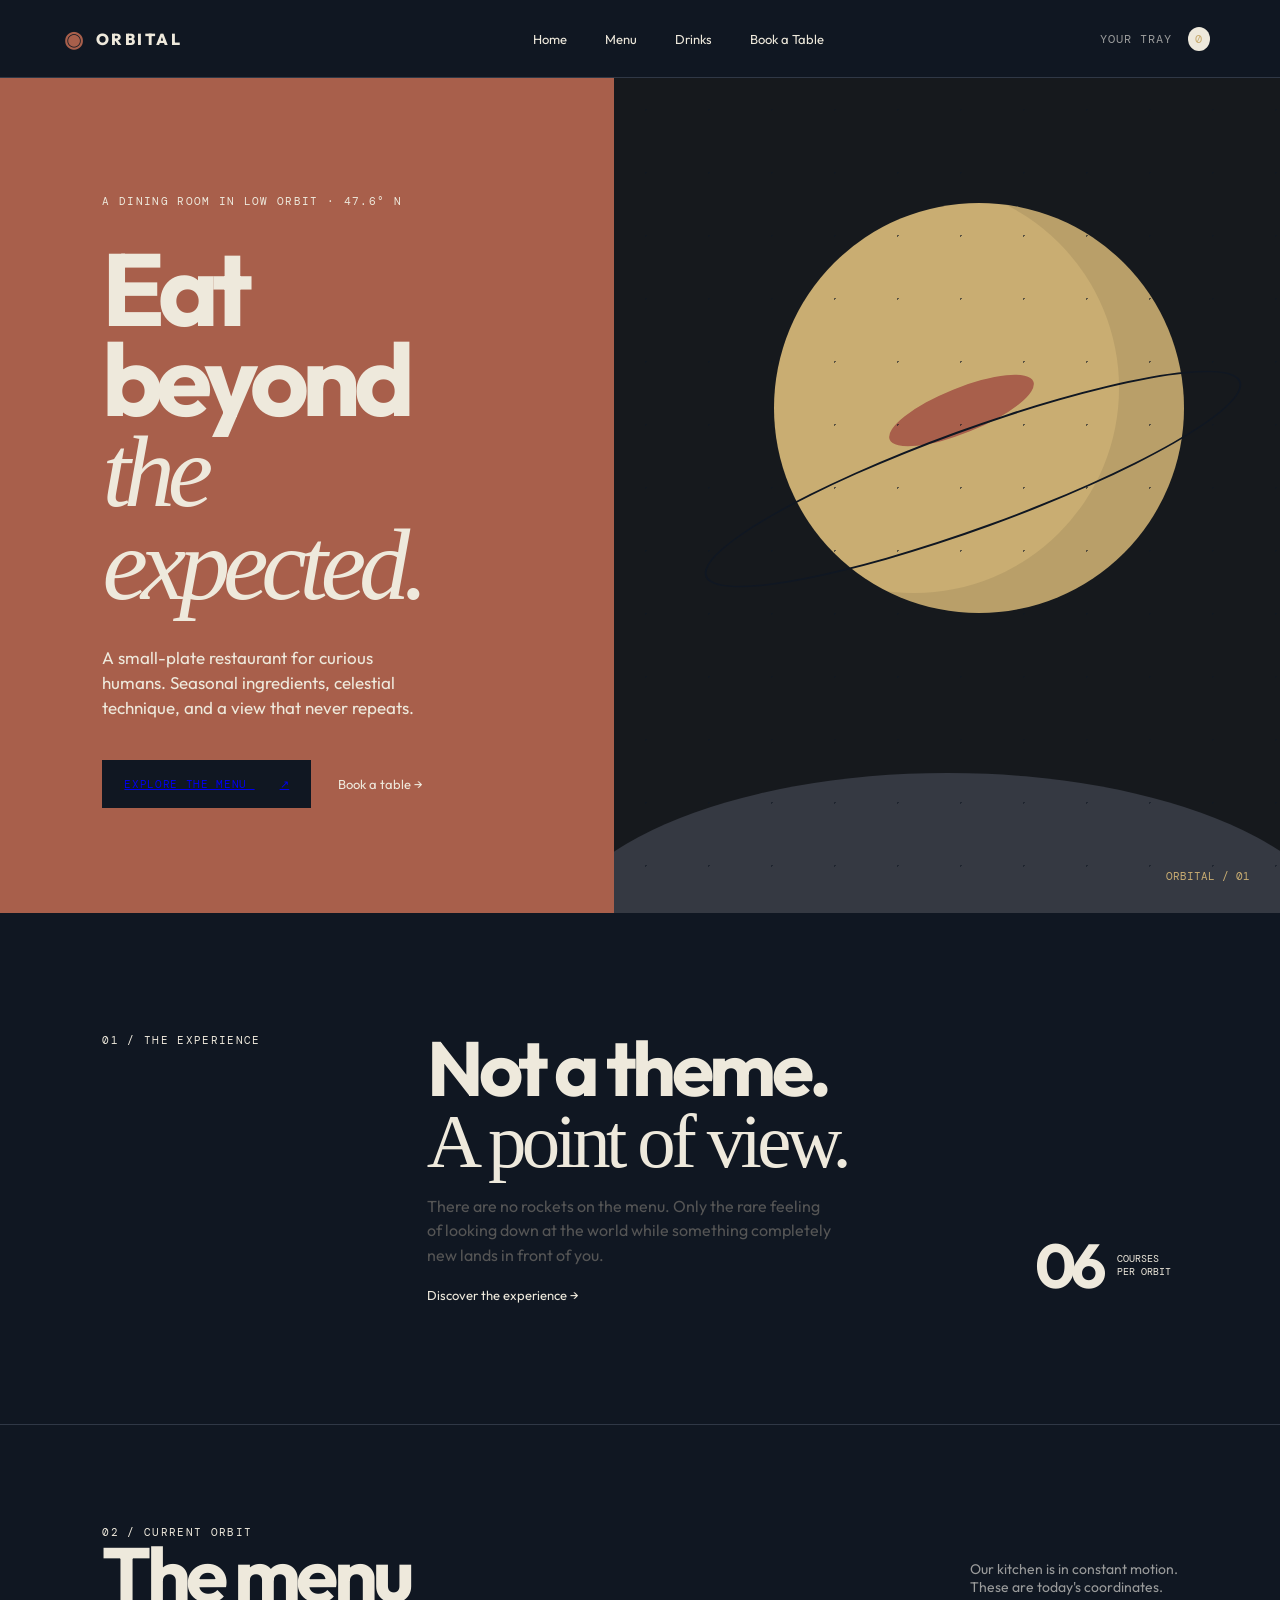
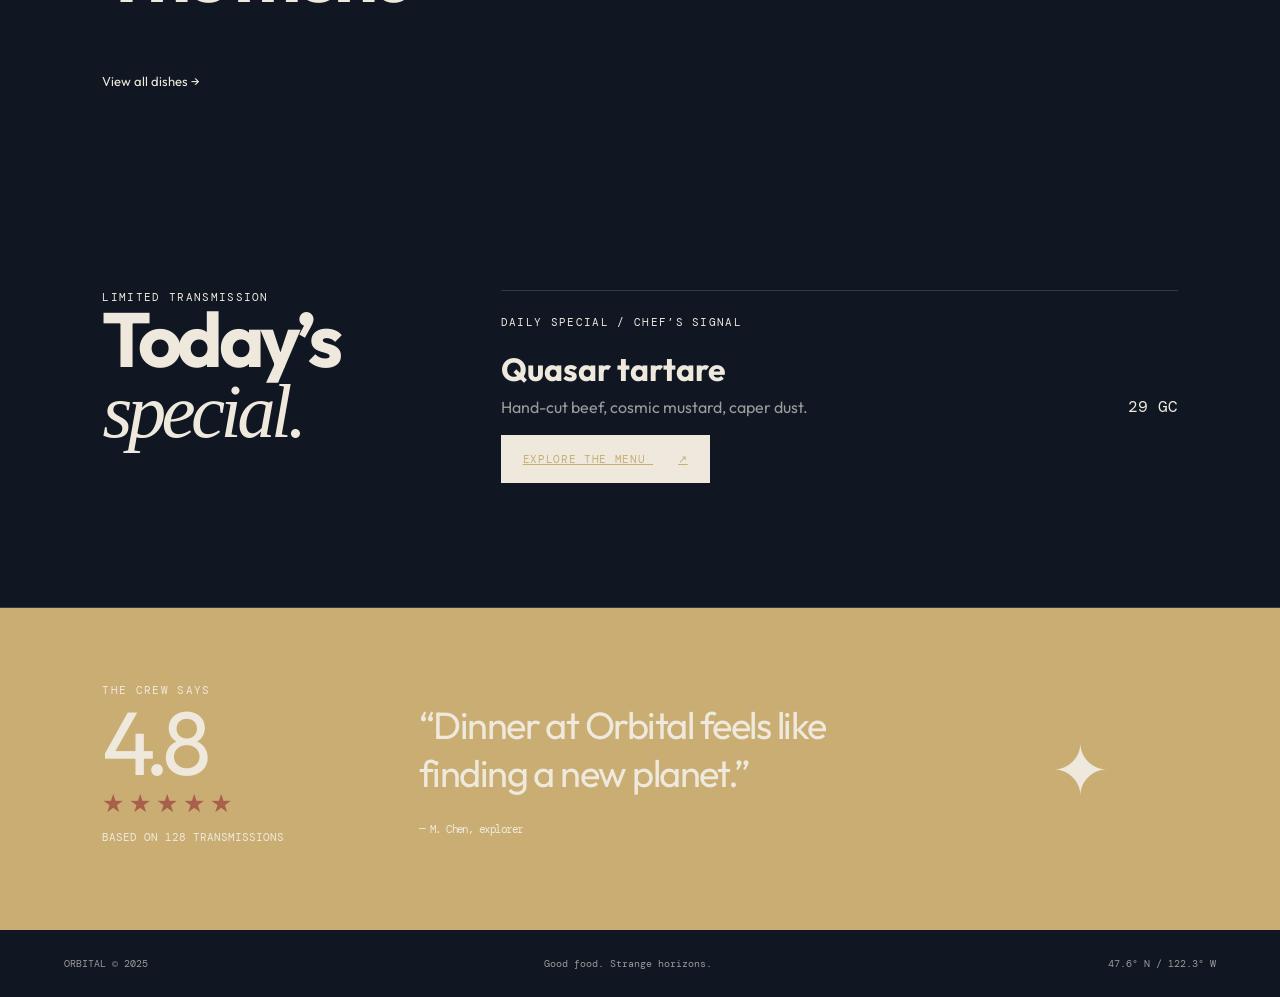
<file: index.html>
<!doctype html>
<html lang="en">
<head>
  <meta charset="UTF-8" />
  <meta name="viewport" content="width=device-width, initial-scale=1.0" />
  <title>ORBITAL — dining beyond the atmosphere</title>
  <link rel="preconnect" href="https://fonts.googleapis.com">
  <link rel="preconnect" href="https://fonts.gstatic.com" crossorigin>
  <link href="https://fonts.googleapis.com/css2?family=DM+Mono:wght@400;500&family=Outfit:wght@400;500;600;700;800&display=swap" rel="stylesheet">
  <link rel="stylesheet" href="styles.css" />
<style>.daily-special{display:grid;grid-template-columns:1fr 2fr;gap:60px;padding:100px 8vw;border-bottom:1px solid var(--line)}.special-card{border-top:1px solid var(--line);padding:24px 0;display:grid;grid-template-columns:1fr auto;gap:18px;align-items:end}.special-card h3{font-size:32px;margin:20px 0 8px}.special-card p{color:var(--muted);margin:0}.special-card strong{font:16px "DM Mono"}.special-card .button{grid-column:span 2;justify-self:start}@media(max-width:720px){.daily-special{display:block;padding:75px 8vw}.special-card{margin-top:40px}}</style>
</head>
<body>
  <header class="site-header">
    <a class="brand" href="#home"><span class="brand-orbit">◉</span><span>ORBITAL</span></a>
    <nav><a href="index.html">Home</a><a href="menu.html">Menu</a><a href="reservation.html">Book a Table</a></nav>
    <button class="cart-trigger" id="cartTrigger">Your tray <span id="cartCount">0</span></button>
  </header>

  <main>
    <section class="hero" id="home">
      <div class="hero-copy">
        <p class="eyebrow">A dining room in low orbit · 47.6° N</p>
        <h1>Eat beyond<br><em>the expected.</em></h1>
        <p class="hero-text">A small-plate restaurant for curious humans. Seasonal ingredients, celestial technique, and a view that never repeats.</p>
        <div class="hero-actions"><a class="button button-light" href="menu.html">Explore the menu <span>↗</span></a><a class="text-link" href="reservation.html">Book a table <span>→</span></a></div>
      </div>
      <div class="hero-art" aria-label="Illustration of a planet over the horizon"><div class="planet"></div><div class="planet-ring"></div><div class="horizon"></div><div class="stars"></div><span class="art-label">ORBITAL / 01</span></div>
    </section>

    <section class="manifesto" id="experience"><div class="section-kicker">01 / THE EXPERIENCE</div><div><h2>Not a theme.<br><span>A point of view.</span></h2><p>There are no rockets on the menu. Only the rare feeling of looking down at the world while something completely new lands in front of you.</p><a class="text-link" href="experience.html">Discover the experience →</a></div><div class="manifesto-stat"><strong>06</strong><span>courses<br>per orbit</span></div></section>

    <section class="menu-section" id="menu"><div class="section-heading"><div><div class="section-kicker">02 / CURRENT ORBIT</div><h2>The menu</h2></div><p>Our kitchen is in constant motion.<br>These are today's coordinates.</p></div><a class="text-link" href="menu.html">View all dishes →</a></section>

    <section class="daily-special"><div><div class="section-kicker">LIMITED TRANSMISSION</div><h2>Today’s<br><em>special.</em></h2></div><article class="special-card"><div><div class="section-kicker">DAILY SPECIAL / CHEF’S SIGNAL</div><h3>Quasar tartare</h3><p>Hand-cut beef, cosmic mustard, caper dust.</p></div><strong>29 GC</strong><a class="button button-dark" href="menu.html">Explore the menu <span>↗</span></a></article></section>

    <section class="rating-strip"><div><div class="section-kicker">THE CREW SAYS</div><div class="rating-number" id="averageRating">4.8</div><div class="rating-stars" id="homeStars">★★★★★</div><p id="ratingCount">Based on 128 transmissions</p></div><blockquote>“Dinner at Orbital feels like<br>finding a new planet.”<cite>— M. Chen, explorer</cite></blockquote><div class="rating-mark">✦</div></section>

  </main>

  <aside class="tray" id="tray"><div class="tray-head"><div><div class="section-kicker">YOUR TRAY</div><h2>Ready for launch?</h2></div><button id="closeTray" class="close">×</button></div><div id="cartItems" class="cart-items"></div><div class="cart-summary"><div><span>Subtotal</span><strong id="subtotal">0 GC</strong></div><div id="discountRow" class="discount-row"><span>Orbit discount (10%)</span><strong id="discount">− 0 GC</strong></div><div class="freebie"><span>✦</span><p><strong>Free dessert unlocked</strong><br><small>On orders over 100 GC</small></p><b id="freebieStatus">LOCKED</b></div><div class="total"><span>Total</span><strong id="total">0 GC</strong></div><button class="button button-dark checkout" id="checkout">Send to the kitchen ↗</button></div></aside><div class="overlay" id="overlay"></div>
  <div class="modal" id="ratingModal"><button class="close" id="closeRating">×</button><div class="section-kicker">LEAVE A TRANSMISSION</div><h3>How was your orbit?</h3><div class="rating-picker" id="ratingPicker"><button data-rating="1">★</button><button data-rating="2">★</button><button data-rating="3">★</button><button data-rating="4">★</button><button data-rating="5">★</button></div><p>Tap a dish's stars to rate it</p></div>
  <footer><span>ORBITAL © 2025</span><span>Good food. Strange horizons.</span><span>47.6° N / 122.3° W</span></footer>
  <script src="menu.js"></script><script src="app.js"></script>
</body></html>
</file>
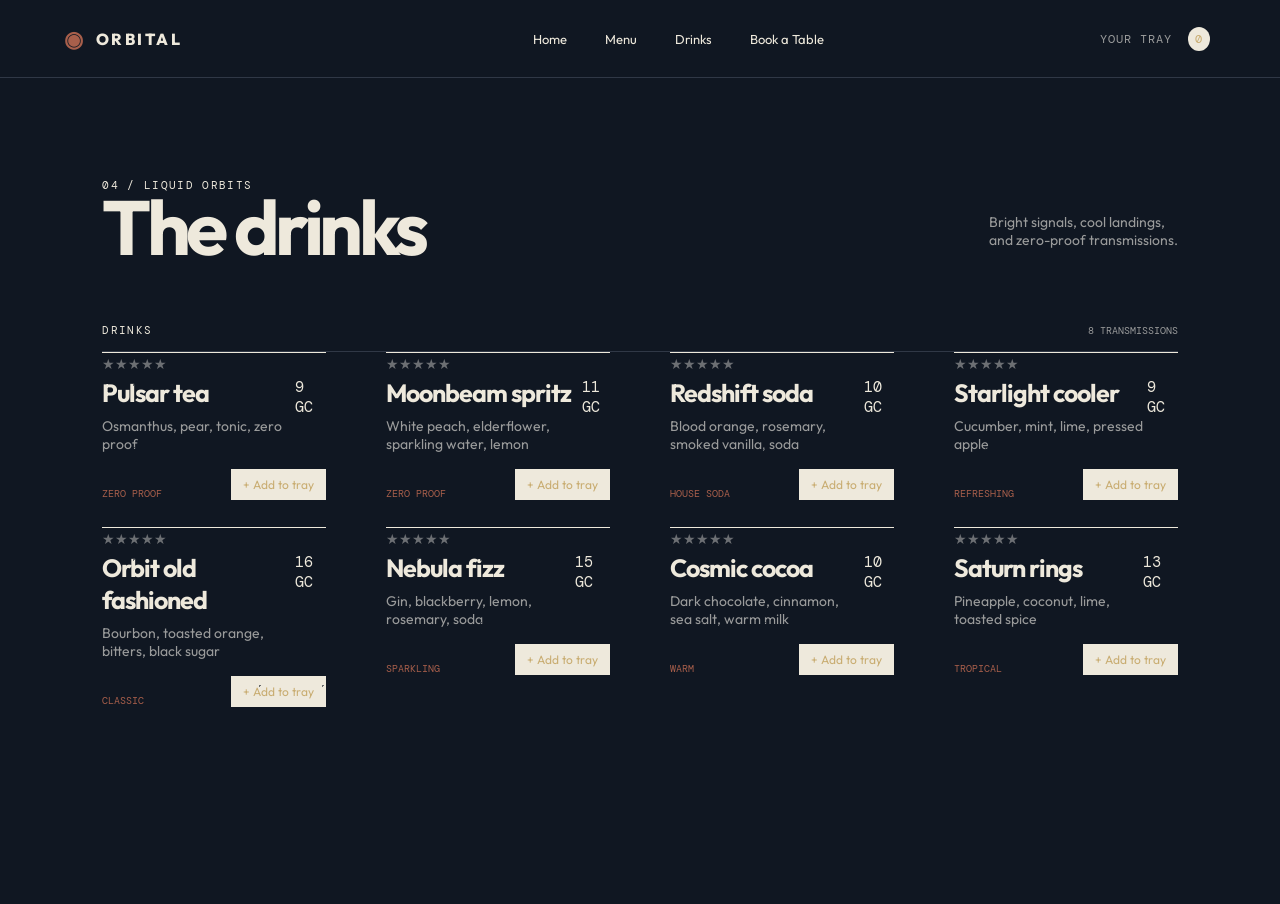
<file: drinks.html>
<!doctype html>
<html lang="en">
<head>
  <meta charset="UTF-8">
  <meta name="viewport" content="width=device-width, initial-scale=1">
  <title>ORBITAL — Drinks</title>
  <link rel="preconnect" href="https://fonts.googleapis.com">
  <link rel="preconnect" href="https://fonts.gstatic.com" crossorigin>
  <link href="https://fonts.googleapis.com/css2?family=DM+Mono&family=Outfit:wght@400;600;800&display=swap" rel="stylesheet">
  <link rel="stylesheet" href="styles.css">
</head>
<body class="drinks-page" data-menu-type="drinks">
  <header class="site-header">
    <a class="brand" href="index.html"><span class="brand-orbit">◉</span>ORBITAL</a>
    <nav><a href="index.html">Home</a><a href="menu.html">Menu</a><a href="drinks.html">Drinks</a><a href="reservation.html">Book a Table</a></nav>
    <button class="cart-trigger" id="cartTrigger">Your tray <span id="cartCount">0</span></button>
  </header>
  <main>
    <section class="menu-section">
      <div class="section-heading"><div><div class="section-kicker">04 / LIQUID ORBITS</div><h2>The drinks</h2></div><p>Bright signals, cool landings,<br>and zero-proof transmissions.</p></div>
      <div class="menu-grid" id="menuGrid"></div>
    </section>
  </main>
  <aside class="tray" id="tray"><div class="tray-head"><div><div class="section-kicker">YOUR TRAY</div><h2>Ready for launch?</h2></div><button id="closeTray" class="close">×</button></div><div id="cartItems" class="cart-items"></div><div class="cart-summary"><div><span>Subtotal</span><strong id="subtotal">0 GC</strong></div><div class="discount-row"><span>Orbit discount (10%)</span><strong id="discount">− 0 GC</strong></div><div class="freebie"><span>✦</span><p><strong>Free dessert unlocked</strong><br><small>On orders over 50 GC</small></p><b id="freebieStatus">LOCKED</b></div><div class="total"><span>Total</span><strong id="total">0 GC</strong></div><button class="button button-dark checkout" id="checkout">Send to the kitchen ↗</button></div></aside><div class="overlay" id="overlay"></div>
  <script src="menu.js"></script><script src="app.js"></script>
</body>
</html>
</file>
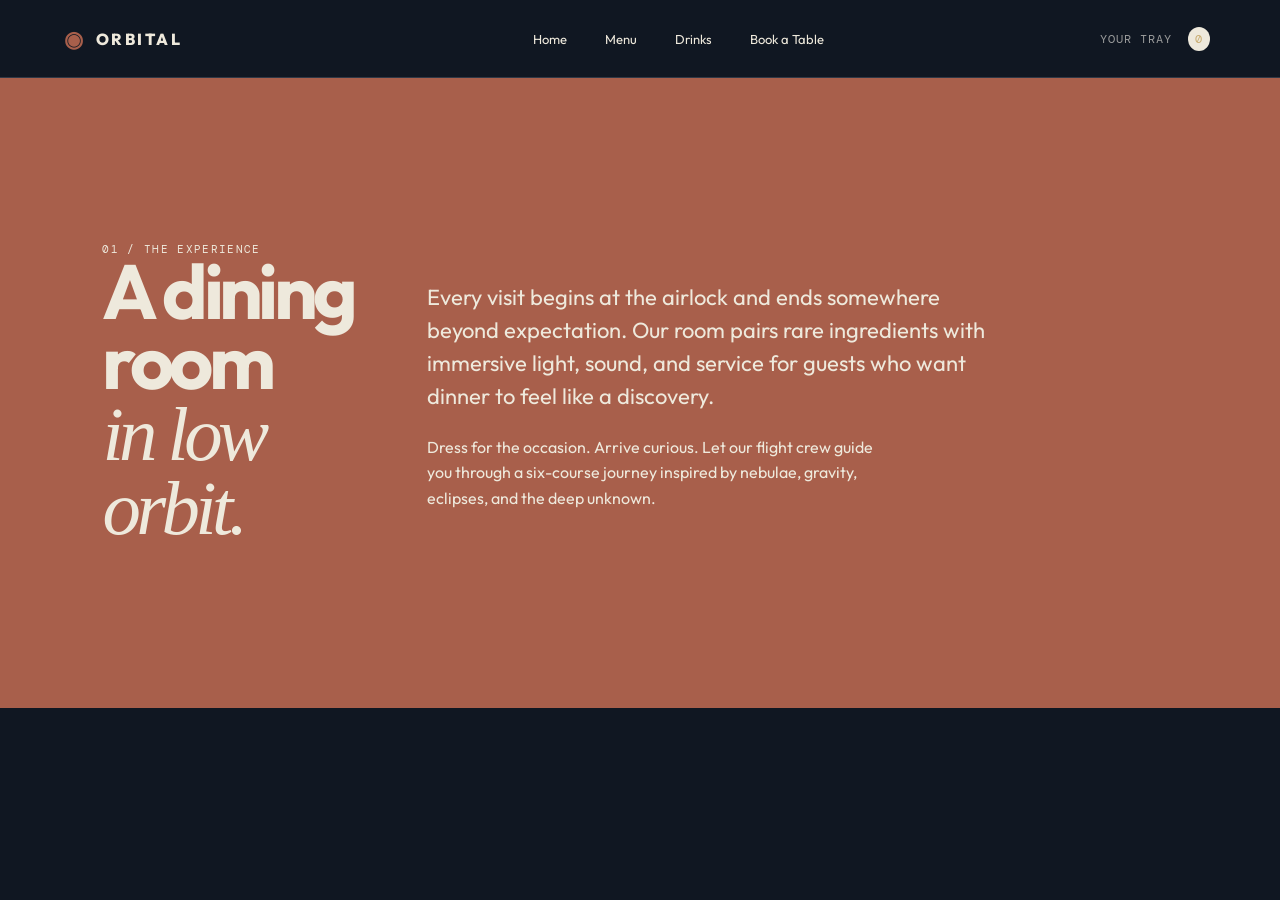
<file: experience.html>
<!doctype html><html lang="en"><head><meta charset="UTF-8"><meta name="viewport" content="width=device-width, initial-scale=1"><title>ORBITAL — Experience</title><link rel="preconnect" href="https://fonts.googleapis.com"><link rel="preconnect" href="https://fonts.gstatic.com" crossorigin><link href="https://fonts.googleapis.com/css2?family=DM+Mono&family=Outfit:wght@400;600;800&display=swap" rel="stylesheet"><link rel="stylesheet" href="styles.css"></head><body><header class="site-header"><a class="brand" href="index.html"><span class="brand-orbit">◉</span>ORBITAL</a><nav><a href="index.html">Home</a><a href="menu.html">Menu</a><a href="experience.html">Experience</a><a href="reservation.html">Reserve</a></nav><button class="cart-trigger" id="cartTrigger">Your tray <span id="cartCount">0</span></button></header><main><section class="reserve" style="min-height:70vh;align-items:center"><div><div class="section-kicker">01 / THE EXPERIENCE</div><h2>A dining room<br><em>in low orbit.</em></h2></div><div><p style="font-size:22px;line-height:1.5;max-width:570px">Every visit begins at the airlock and ends somewhere beyond expectation. Our room pairs rare ingredients with immersive light, sound, and service for guests who want dinner to feel like a discovery.</p><p style="max-width:470px;line-height:1.6">Dress for the occasion. Arrive curious. Let our flight crew guide you through a six-course journey inspired by nebulae, gravity, eclipses, and the deep unknown.</p></div></section></main><script src="menu.js"></script><script src="app.js"></script></body></html>
</file>
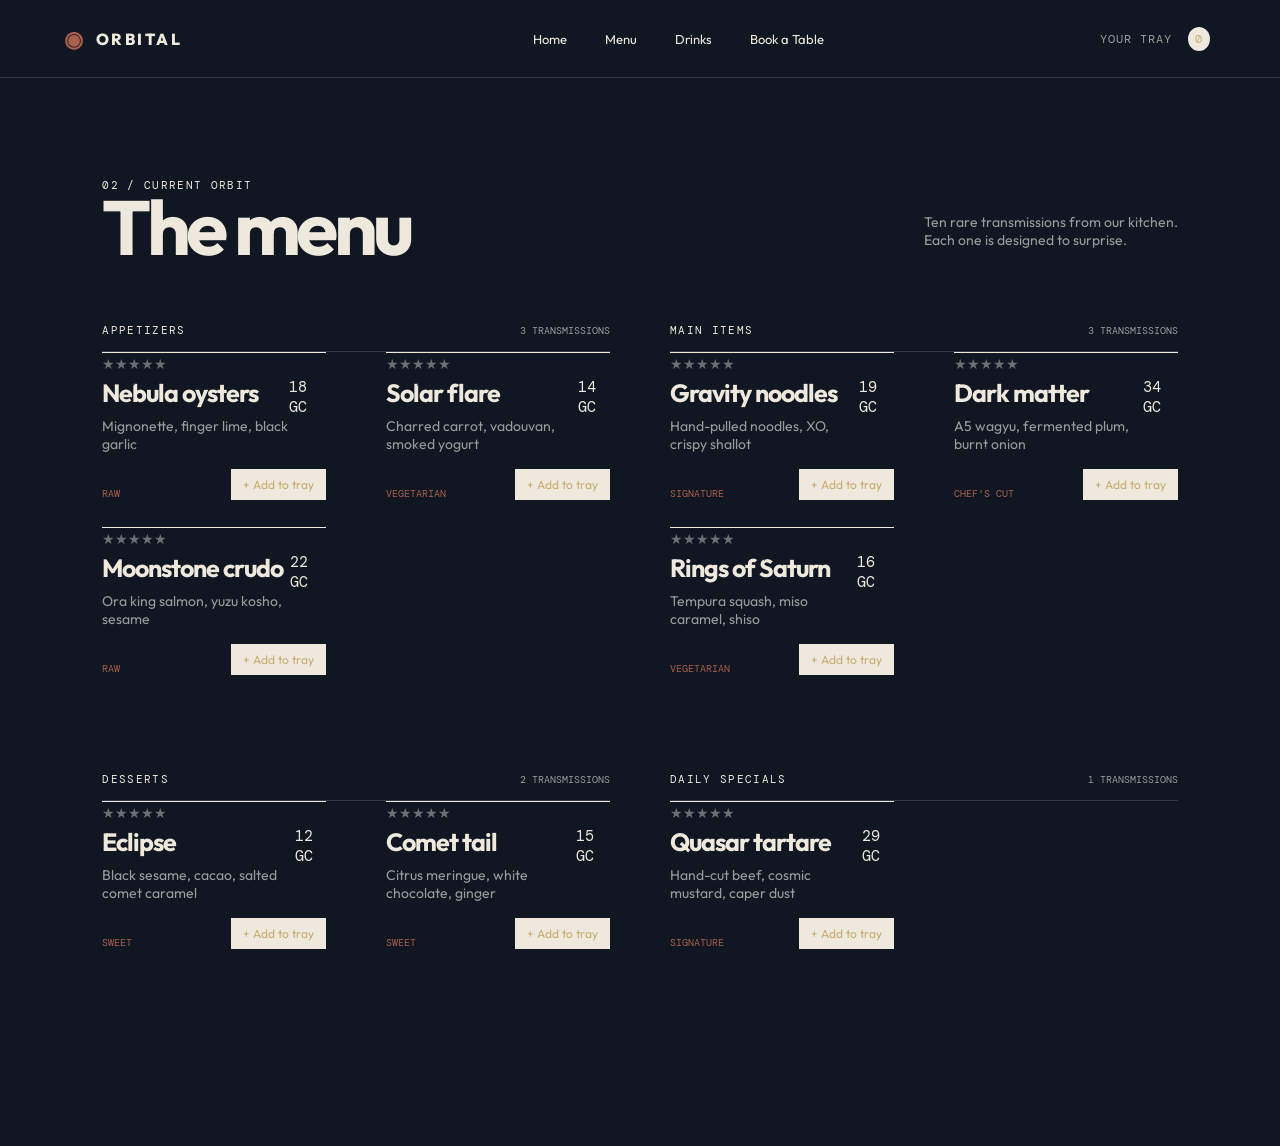
<file: menu.html>
<!doctype html><html lang="en"><head><meta charset="UTF-8"><meta name="viewport" content="width=device-width, initial-scale=1"><title>ORBITAL — Menu</title><link rel="preconnect" href="https://fonts.googleapis.com"><link rel="preconnect" href="https://fonts.gstatic.com" crossorigin><link href="https://fonts.googleapis.com/css2?family=DM+Mono&family=Outfit:wght@400;600;800&display=swap" rel="stylesheet"><link rel="stylesheet" href="styles.css"></head><body><header class="site-header"><a class="brand" href="index.html"><span class="brand-orbit">◉</span>ORBITAL</a><nav><a href="index.html">Home</a><a href="menu.html">Menu</a><a href="experience.html">Experience</a><a href="reservation.html">Reserve</a></nav><button class="cart-trigger" id="cartTrigger">Your tray <span id="cartCount">0</span></button></header><main><section class="menu-section"><div class="section-heading"><div><div class="section-kicker">02 / CURRENT ORBIT</div><h2>The menu</h2></div><p>Ten rare transmissions from our kitchen.<br>Each one is designed to surprise.</p></div><div class="menu-grid" id="menuGrid"></div></section></main><aside class="tray" id="tray"><div class="tray-head"><div><div class="section-kicker">YOUR TRAY</div><h2>Ready for launch?</h2></div><button id="closeTray" class="close">×</button></div><div id="cartItems" class="cart-items"></div><div class="cart-summary"><div><span>Subtotal</span><strong id="subtotal">0 GC</strong></div><div class="discount-row"><span>Orbit discount (10%)</span><strong id="discount">− 0 GC</strong></div><div class="freebie"><span>✦</span><p><strong>Free dessert unlocked</strong><br><small>On orders over 100 GC</small></p><b id="freebieStatus">LOCKED</b></div><div class="total"><span>Total</span><strong id="total">0 GC</strong></div><button class="button button-dark checkout" id="checkout">Send to the kitchen ↗</button></div></aside><div class="overlay" id="overlay"></div><script src="menu.js"></script><script src="app.js"></script></body></html>
</file>
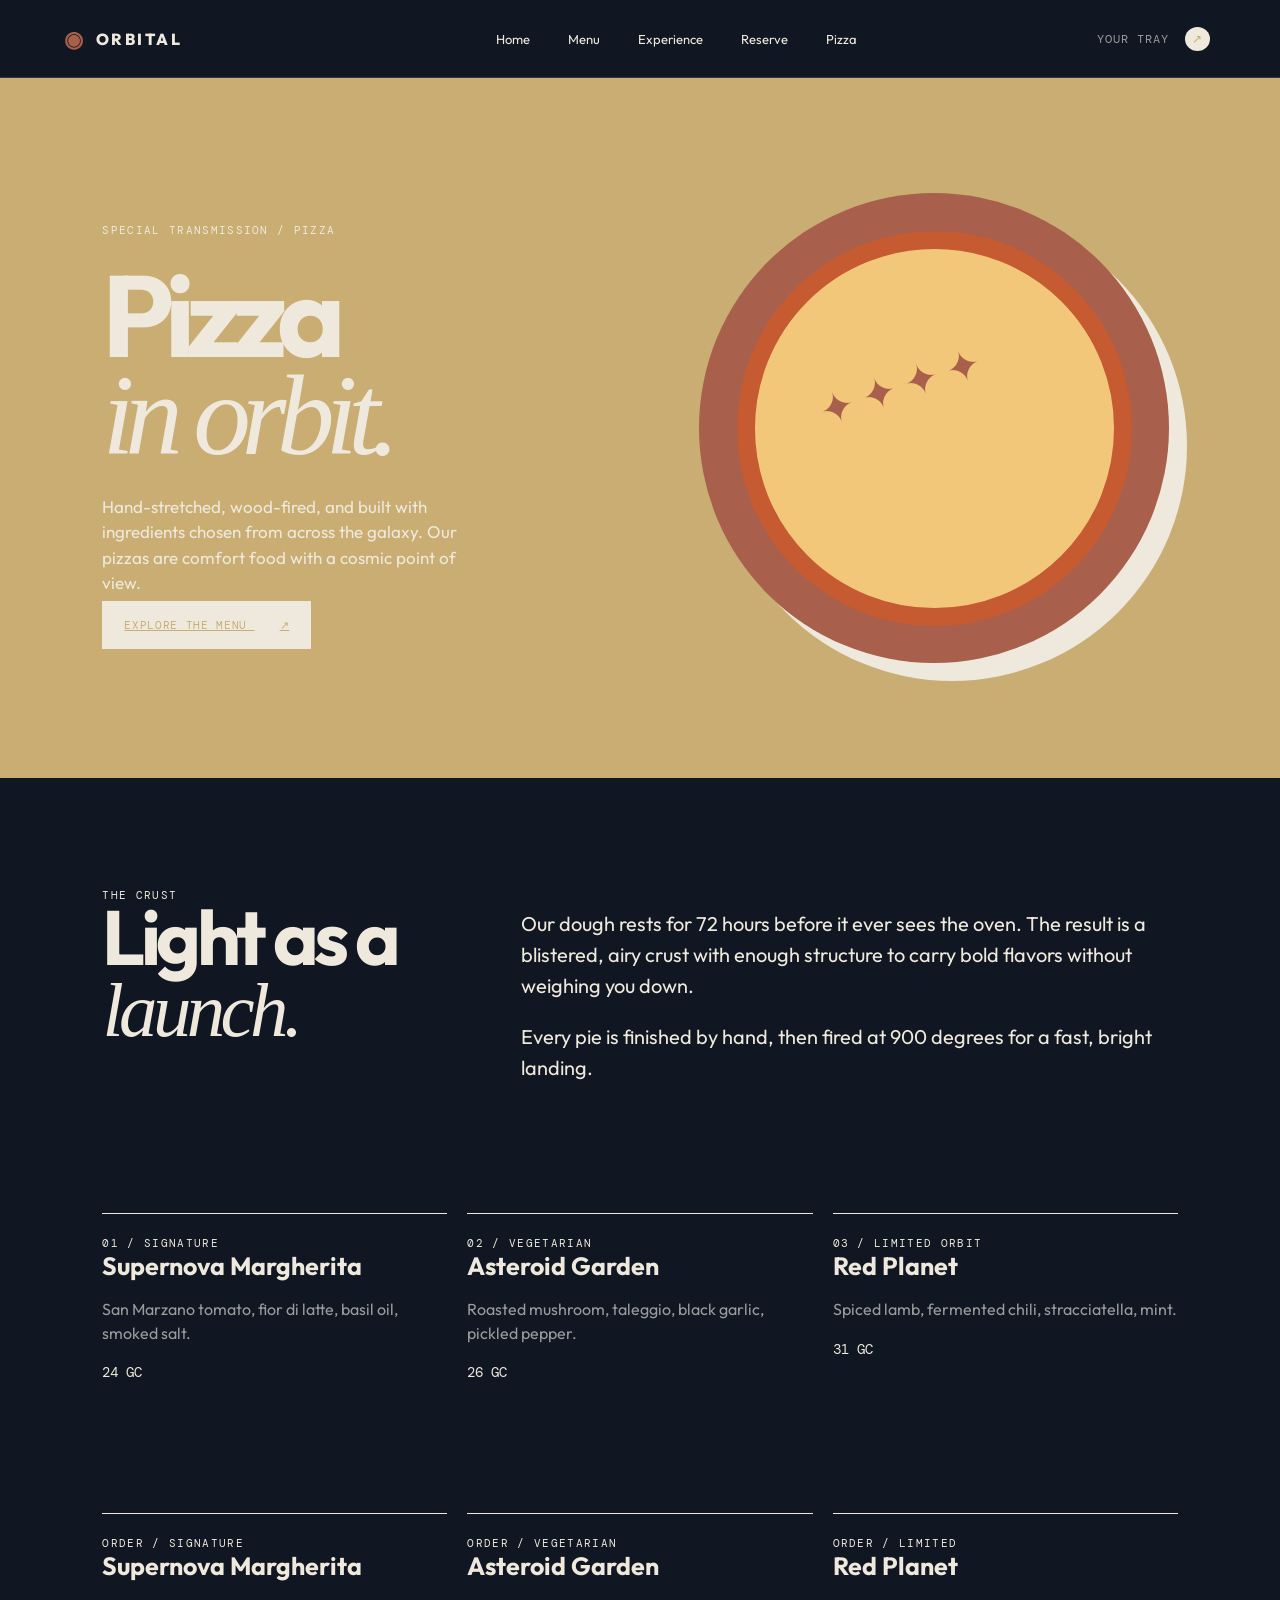
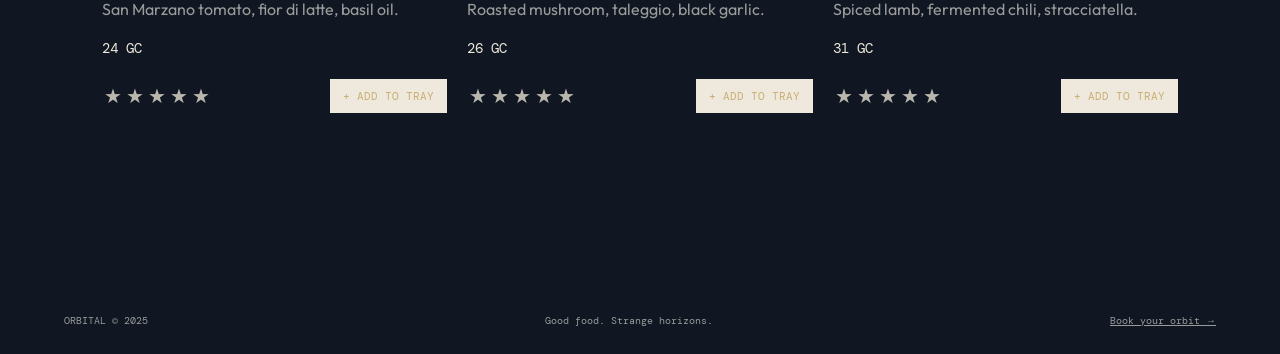
<file: pizza.html>
<!doctype html>
<html lang="en">
<head>
  <meta charset="UTF-8">
  <meta name="viewport" content="width=device-width, initial-scale=1">
  <title>ORBITAL — Pizza from another orbit</title>
  <link rel="preconnect" href="https://fonts.googleapis.com"><link rel="preconnect" href="https://fonts.gstatic.com" crossorigin>
  <link href="https://fonts.googleapis.com/css2?family=DM+Mono&family=Outfit:wght@400;600;800&display=swap" rel="stylesheet">
  <link rel="stylesheet" href="styles.css">
  <style>
    .pizza-hero{background:var(--acid);min-height:72vh;padding:9vw 8vw;display:grid;grid-template-columns:1fr 1fr;gap:8vw;align-items:center}
    .pizza-hero h1{font-size:clamp(60px,9vw,130px);line-height:.84;letter-spacing:-.08em;margin:30px 0}.pizza-hero h1 em{font-family:Georgia,serif;font-weight:400}
    .pizza-hero p{max-width:390px;font-size:17px;line-height:1.5}.pizza-disc{width:min(39vw,470px);aspect-ratio:1;border-radius:50%;background:var(--orange);position:relative;box-shadow:18px 18px 0 var(--ink);margin:auto}.pizza-disc:before{content:'';position:absolute;inset:8%;border-radius:50%;background:#f3c779;border:18px solid #c65a31}.pizza-disc:after{content:'✦  ✦   ✦  ✦';position:absolute;inset:28%;font-size:42px;line-height:2.5;color:var(--orange);transform:rotate(-18deg)}
    .pizza-story{padding:110px 8vw;display:grid;grid-template-columns:1fr 2fr;gap:7vw}.pizza-story h2{font-size:clamp(42px,6vw,80px)}.pizza-story p{font-size:20px;line-height:1.55;max-width:650px}.pizza-cards{padding:0 8vw 110px;display:grid;grid-template-columns:repeat(3,1fr);gap:20px}.pizza-card{border-top:1px solid var(--ink);padding:22px 0}.pizza-card h3{font-size:25px;margin:0 0 8px}.pizza-card p{color:var(--muted);line-height:1.45}.pizza-card strong{font:14px 'DM Mono'}
    @media(max-width:720px){.pizza-hero{grid-template-columns:1fr}.pizza-disc{width:75vw}.pizza-story{display:block;padding:75px 8vw}.pizza-story h2{margin-bottom:35px}.pizza-cards{grid-template-columns:1fr;padding:0 8vw 75px}}
    .pizza-actions{display:flex;justify-content:space-between;align-items:center;margin-top:22px}.pizza-stars button{background:none;color:#b9b6ae;font-size:20px;padding:0 2px}.pizza-stars button.selected{color:var(--orange)}.add-pizza{background:var(--ink);color:var(--acid);padding:10px 13px;font:11px 'DM Mono';text-transform:uppercase}
  </style>
</head>
<body>
  <header class="site-header"><a class="brand" href="index.html"><span class="brand-orbit">◉</span>ORBITAL</a><nav><a href="index.html">Home</a><a href="menu.html">Menu</a><a href="experience.html">Experience</a><a href="reservation.html">Reserve</a><a href="pizza.html">Pizza</a></nav><button class="cart-trigger" onclick="location.href='menu.html'">Your tray <span>↗</span></button></header>
  <main>
    <section class="pizza-hero"><div><div class="section-kicker">SPECIAL TRANSMISSION / PIZZA</div><h1>Pizza<br><em>in orbit.</em></h1><p>Hand-stretched, wood-fired, and built with ingredients chosen from across the galaxy. Our pizzas are comfort food with a cosmic point of view.</p><a class="button button-dark" href="menu.html">Explore the menu <span>↗</span></a></div><div class="pizza-disc" aria-label="A stylized space pizza illustration"></div></section>
    <section class="pizza-story"><div><div class="section-kicker">THE CRUST</div><h2>Light as a<br><em>launch.</em></h2></div><div><p>Our dough rests for 72 hours before it ever sees the oven. The result is a blistered, airy crust with enough structure to carry bold flavors without weighing you down.</p><p>Every pie is finished by hand, then fired at 900 degrees for a fast, bright landing.</p></div></section>
    <section class="pizza-cards"><article class="pizza-card"><div class="section-kicker">01 / SIGNATURE</div><h3>Supernova Margherita</h3><p>San Marzano tomato, fior di latte, basil oil, smoked salt.</p><strong>24 GC</strong></article><article class="pizza-card"><div class="section-kicker">02 / VEGETARIAN</div><h3>Asteroid Garden</h3><p>Roasted mushroom, taleggio, black garlic, pickled pepper.</p><strong>26 GC</strong></article><article class="pizza-card"><div class="section-kicker">03 / LIMITED ORBIT</div><h3>Red Planet</h3><p>Spiced lamb, fermented chili, stracciatella, mint.</p><strong>31 GC</strong></article></section>
  <section class="pizza-cards" id="pizzaOrder"><article class="pizza-card"><div class="section-kicker">ORDER / SIGNATURE</div><h3>Supernova Margherita</h3><p>San Marzano tomato, fior di latte, basil oil.</p><strong>24 GC</strong><div class="pizza-actions"><div class="pizza-stars" data-pizza-rate="supernova"></div><button class="add-pizza" data-pizza="supernova">+ Add to tray</button></div></article><article class="pizza-card"><div class="section-kicker">ORDER / VEGETARIAN</div><h3>Asteroid Garden</h3><p>Roasted mushroom, taleggio, black garlic.</p><strong>26 GC</strong><div class="pizza-actions"><div class="pizza-stars" data-pizza-rate="garden"></div><button class="add-pizza" data-pizza="garden">+ Add to tray</button></div></article><article class="pizza-card"><div class="section-kicker">ORDER / LIMITED</div><h3>Red Planet</h3><p>Spiced lamb, fermented chili, stracciatella.</p><strong>31 GC</strong><div class="pizza-actions"><div class="pizza-stars" data-pizza-rate="redplanet"></div><button class="add-pizza" data-pizza="redplanet">+ Add to tray</button></div></article></section><p id="pizzaNotice" style="text-align:center;font:12px 'DM Mono';min-height:18px"></p>
  </main>
  <footer><span>ORBITAL © 2025</span><span>Good food. Strange horizons.</span><span><a href="reservation.html" style="color:inherit">Book your orbit →</a></span></footer>
<script>const pizzaRatings=JSON.parse(localStorage.getItem('orbital-pizza-ratings')||'{}');function paintPizzaStars(){document.querySelectorAll('[data-pizza-rate]').forEach(el=>{const id=el.dataset.pizzaRate;el.innerHTML=[1,2,3,4,5].map(n=>`<button class="${n<=(pizzaRatings[id]||0)?'selected':''}" data-pizza="${id}" data-score="${n}">★</button>`).join('')});document.querySelectorAll('[data-score]').forEach(b=>b.onclick=()=>{pizzaRatings[b.dataset.pizza]=+b.dataset.score;localStorage.setItem('orbital-pizza-ratings',JSON.stringify(pizzaRatings));paintPizzaStars();document.querySelector('#pizzaNotice').textContent='Your rating has been added to the dish.'})}document.querySelectorAll('.add-pizza').forEach(b=>b.onclick=()=>{const cart=JSON.parse(localStorage.getItem('orbital-cart')||'{}');cart[b.dataset.pizza]=(cart[b.dataset.pizza]||0)+1;localStorage.setItem('orbital-cart',JSON.stringify(cart));document.querySelector('#pizzaNotice').textContent='Pizza added to your tray.'});paintPizzaStars();</script>
</body>
</html>
</file>
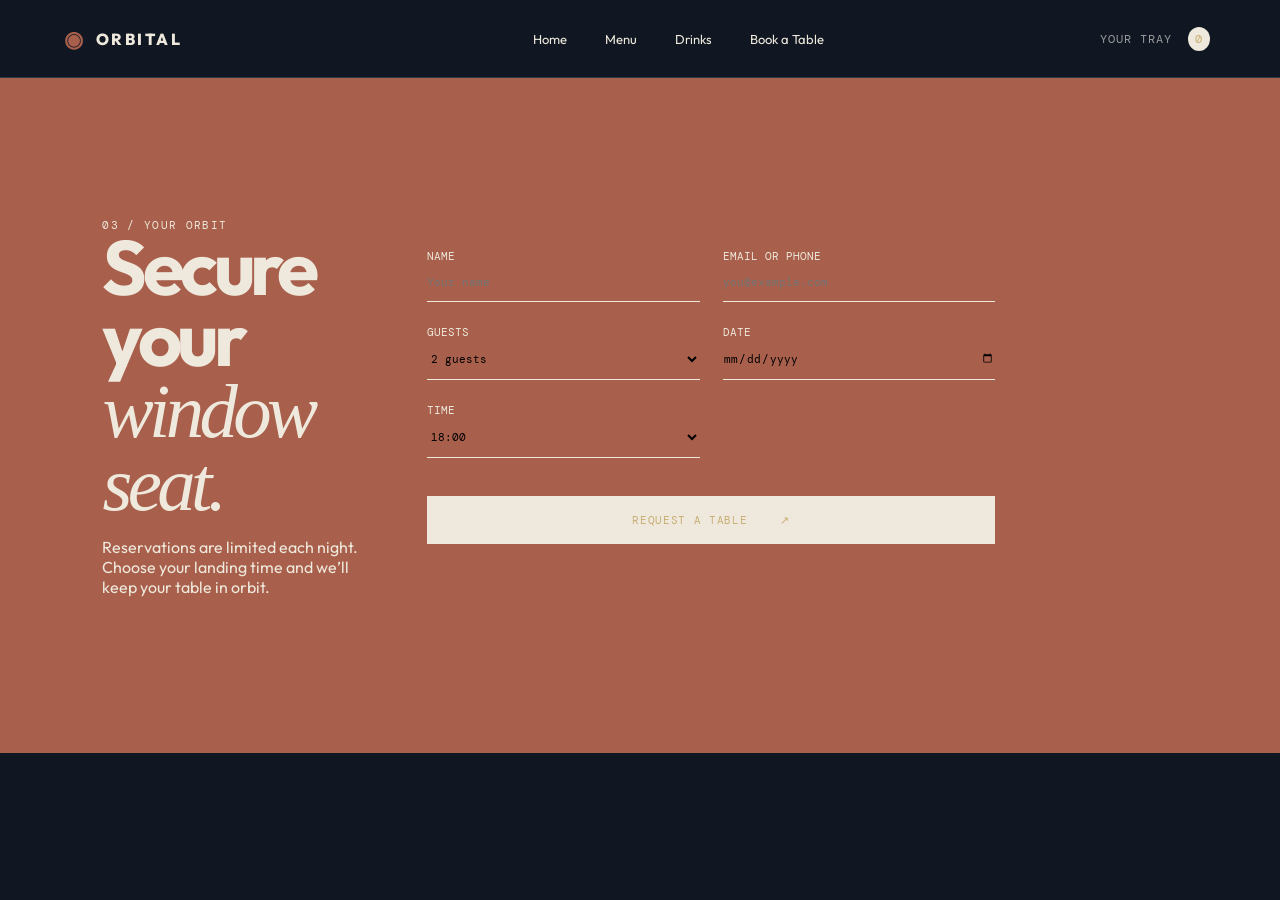
<file: reservation.html>
<!doctype html><html lang="en"><head><meta charset="UTF-8"><meta name="viewport" content="width=device-width, initial-scale=1"><title>ORBITAL — Reservation</title><link rel="preconnect" href="https://fonts.googleapis.com"><link rel="preconnect" href="https://fonts.gstatic.com" crossorigin><link href="https://fonts.googleapis.com/css2?family=DM+Mono&family=Outfit:wght@400;600;800&display=swap" rel="stylesheet"><link rel="stylesheet" href="styles.css"></head><body><header class="site-header"><a class="brand" href="index.html"><span class="brand-orbit">◉</span>ORBITAL</a><nav><a href="index.html">Home</a><a href="menu.html">Menu</a><a href="experience.html">Experience</a><a href="reservation.html">Reserve</a></nav><button class="cart-trigger" id="cartTrigger">Your tray <span id="cartCount">0</span></button></header><main><section class="reserve" style="min-height:75vh;align-items:center"><div><div class="section-kicker">03 / YOUR ORBIT</div><h2>Secure your<br><em>window seat.</em></h2><p>Reservations are limited each night. Choose your landing time and we’ll keep your table in orbit.</p></div><form id="bookingForm"><label>Name<input id="guestName" required placeholder="Your name"></label><label>Email or phone<input id="guestContact" required placeholder="you@example.com"></label><label>Guests<select id="guestCount"><option>2 guests</option><option>3 guests</option><option>4 guests</option><option>5+ guests</option></select></label><label>Date<input id="bookingDate" type="date" required></label><label>Time<select id="bookingTime"></select></label><button class="button button-dark" type="submit">Request a table <span>↗</span></button><p class="form-message" id="bookingMessage"></p></form></section></main><script src="menu.js"></script><script src="app.js"></script></body></html>
</file>
<file: styles.css>
:root{--ink:#17191d;--paper:#f1eee7;--acid:#d9ff58;--orange:#ff633f;--muted:#72736f;--line:#cbc8c0}*{box-sizing:border-box}html{scroll-behavior:smooth}body{margin:0;background:var(--paper);color:var(--ink);font-family:Outfit, sans-serif}button,input,select{font:inherit}button{cursor:pointer;border:0}.site-header{height:78px;border-bottom:1px solid var(--line);display:flex;align-items:center;justify-content:space-between;padding:0 5vw;background:var(--paper);position:sticky;top:0;z-index:5}.brand{font-weight:800;letter-spacing:.16em;text-decoration:none;color:var(--ink);display:flex;gap:10px;align-items:center}.brand-orbit{font-size:22px;color:var(--orange)}nav{display:flex;gap:38px;margin-left:80px}nav a,.text-link{color:var(--ink);text-decoration:none;font-size:13px}.cart-trigger{background:none;text-transform:uppercase;font:12px 'DM Mono';letter-spacing:.08em}.cart-trigger span{background:var(--ink);color:var(--acid);border-radius:50%;padding:4px 7px;margin-left:8px}.hero{min-height:635px;display:grid;grid-template-columns:48% 52%;background:var(--orange)}.hero-copy{padding:105px 8vw}.eyebrow,.section-kicker{font:11px 'DM Mono';letter-spacing:.12em;text-transform:uppercase}.hero h1{font-size:clamp(60px,8vw,125px);line-height:.88;letter-spacing:-.07em;margin:36px 0}.hero h1 em,h2 em{font-family:Georgia,serif;font-weight:400}.hero-text{font-size:17px;line-height:1.45;max-width:330px}.hero-actions{display:flex;gap:27px;align-items:center;margin-top:40px}.button{padding:17px 22px;text-transform:uppercase;font:11px 'DM Mono';letter-spacing:.06em}.button span{margin-left:25px}.button-light{background:var(--paper)}.button-dark{background:var(--ink);color:var(--acid)}.hero-art{position:relative;overflow:hidden;background:#16191d}.planet{position:absolute;width:410px;height:410px;border-radius:50%;background:var(--acid);left:24%;top:15%;box-shadow:inset -65px -20px 0 rgba(0,0,0,.08)}.planet:after{content:'';position:absolute;width:155px;height:45px;background:var(--orange);border-radius:50%;top:185px;left:110px;transform:rotate(-22deg)}.planet-ring{position:absolute;width:570px;height:100px;border:2px solid var(--paper);border-radius:50%;left:11%;top:42%;transform:rotate(-20deg)}.horizon{position:absolute;bottom:-210px;left:-10%;width:120%;height:350px;border-radius:50% 50% 0 0;background:#353942}.art-label{position:absolute;right:30px;bottom:30px;color:var(--acid);font:11px 'DM Mono'}.stars{position:absolute;inset:0;background-image:radial-gradient(var(--paper) 1px,transparent 1px);background-size:63px 63px;opacity:.6}.manifesto,.reserve{display:grid;grid-template-columns:1fr 2fr .5fr;gap:40px;padding:120px 8vw;border-bottom:1px solid var(--line)}h2{font-size:clamp(42px,6vw,82px);line-height:.92;letter-spacing:-.06em;margin:0}h2 span{font-family:Georgia,serif;font-weight:400}.manifesto p{max-width:410px;line-height:1.55;color:#555}.manifesto-stat{align-self:end;display:flex;gap:14px;align-items:center}.manifesto-stat strong{font-size:62px;letter-spacing:-.08em}.manifesto-stat span{font:10px 'DM Mono';text-transform:uppercase}.menu-section{padding:100px 8vw}.section-heading{display:flex;justify-content:space-between;align-items:end;margin-bottom:60px}.section-heading p{color:var(--muted);font-size:14px}.menu-grid{display:grid;grid-template-columns:repeat(2,1fr);gap:0 60px}.dish{border-top:1px solid var(--ink);padding:24px 0 27px;position:relative}.dish-top{display:flex;justify-content:space-between}.dish h3{font-size:25px;margin:0 0 8px;letter-spacing:-.04em}.dish p{margin:0;color:var(--muted);font-size:14px}.dish-price{font:15px 'DM Mono'}.dish-tag{font:10px 'DM Mono';text-transform:uppercase;color:var(--orange);margin-top:12px;display:block}.dish-actions{display:flex;justify-content:space-between;align-items:end;margin-top:16px}.add{background:var(--ink);color:var(--acid);padding:8px 12px;font-size:12px}.stars{color:#aaa;letter-spacing:2px}.stars button{background:none;color:inherit;font-size:14px;padding:0}.stars button.active{color:var(--orange)}.rating-strip{background:var(--acid);padding:75px 8vw;display:grid;grid-template-columns:1fr 2fr .4fr;align-items:center}.rating-number{font-size:90px;letter-spacing:-.09em;line-height:1}.rating-stars{color:var(--orange);font-size:25px;letter-spacing:5px}.rating-strip p{font:11px 'DM Mono';text-transform:uppercase}.rating-strip blockquote{font-size:38px;letter-spacing:-.04em;margin:0}.rating-strip cite{font:11px 'DM Mono';display:block;margin-top:25px;font-style:normal}.rating-mark{font-size:70px}.reserve{background:var(--orange);border:0}.reserve p{max-width:330px}.reserve form{display:grid;grid-template-columns:1fr 1fr;gap:23px;align-self:center}.reserve label{font:11px 'DM Mono';text-transform:uppercase}.reserve input,.reserve select{display:block;background:none;border:0;border-bottom:1px solid var(--ink);width:100%;padding:12px 0;outline:none}.reserve .button{margin-top:15px;grid-column:span 2}.form-message{grid-column:span 2;margin:0;font:11px 'DM Mono';min-height:16px}.form-message.success{color:var(--ink)}footer{padding:27px 5vw;display:flex;justify-content:space-between;font:10px 'DM Mono';color:var(--muted)}.tray{position:fixed;z-index:10;right:-480px;top:0;width:min(480px,100%);height:100%;background:var(--paper);padding:38px;transition:right .3s;display:flex;flex-direction:column}.tray.open{right:0}.tray-head{display:flex;justify-content:space-between}.tray h2{font-size:38px;margin-top:15px}.close{font-size:28px;background:none}.cart-items{overflow:auto;margin-top:40px;flex:1}.cart-line{display:flex;justify-content:space-between;border-top:1px solid var(--line);padding:17px 0}.cart-line h4{margin:0 0 7px;font-size:17px}.qty button{background:none;font-size:18px;margin:0 5px}.cart-summary>div{display:flex;justify-content:space-between;margin:12px 0;font:13px 'DM Mono'}.discount-row{color:var(--orange)}.freebie{background:var(--acid);padding:14px!important;align-items:center}.freebie p{margin:0!important;font:13px Outfit!important;flex:1}.freebie b{font:9px 'DM Mono'}.total{border-top:1px solid var(--ink);padding-top:17px;font-size:18px!important}.checkout{width:100%;margin-top:15px}.overlay{display:none;position:fixed;inset:0;background:#0008;z-index:9}.overlay.show{display:block}.modal{display:none;position:fixed;z-index:20;left:50%;top:50%;transform:translate(-50%,-50%);background:var(--paper);padding:45px;width:350px;text-align:center}.modal.show{display:block}.modal h3{font-size:30px;margin:20px 0}.rating-picker button{background:none;color:#bbb;font-size:35px}.rating-picker button:hover,.rating-picker button.selected{color:var(--orange)}
@media(max-width:720px){nav{display:none}.hero{grid-template-columns:1fr}.hero-copy{padding:70px 8vw}.hero-art{height:360px}.manifesto,.reserve{display:block;padding:75px 8vw}.manifesto h2,.reserve h2{margin:35px 0}.manifesto-stat{margin-top:40px}.menu-section{padding:70px 8vw}.section-heading{display:block}.section-heading p{margin-top:25px}.menu-grid{grid-template-columns:1fr}.rating-strip{display:block;padding:60px 8vw}.rating-strip blockquote{font-size:30px;margin-top:50px}.rating-mark{display:none}footer{gap:15px;flex-wrap:wrap}.tray{padding:28px}.reserve form{margin-top:45px}}

/* Deep-space palette */
:root{--ink:#eee9dc;--paper:#101722;--acid:#c9ad72;--orange:#a85f4b;--muted:#9a9b9b;--line:#303846}
.cart-trigger{color:var(--muted)}
</file>
